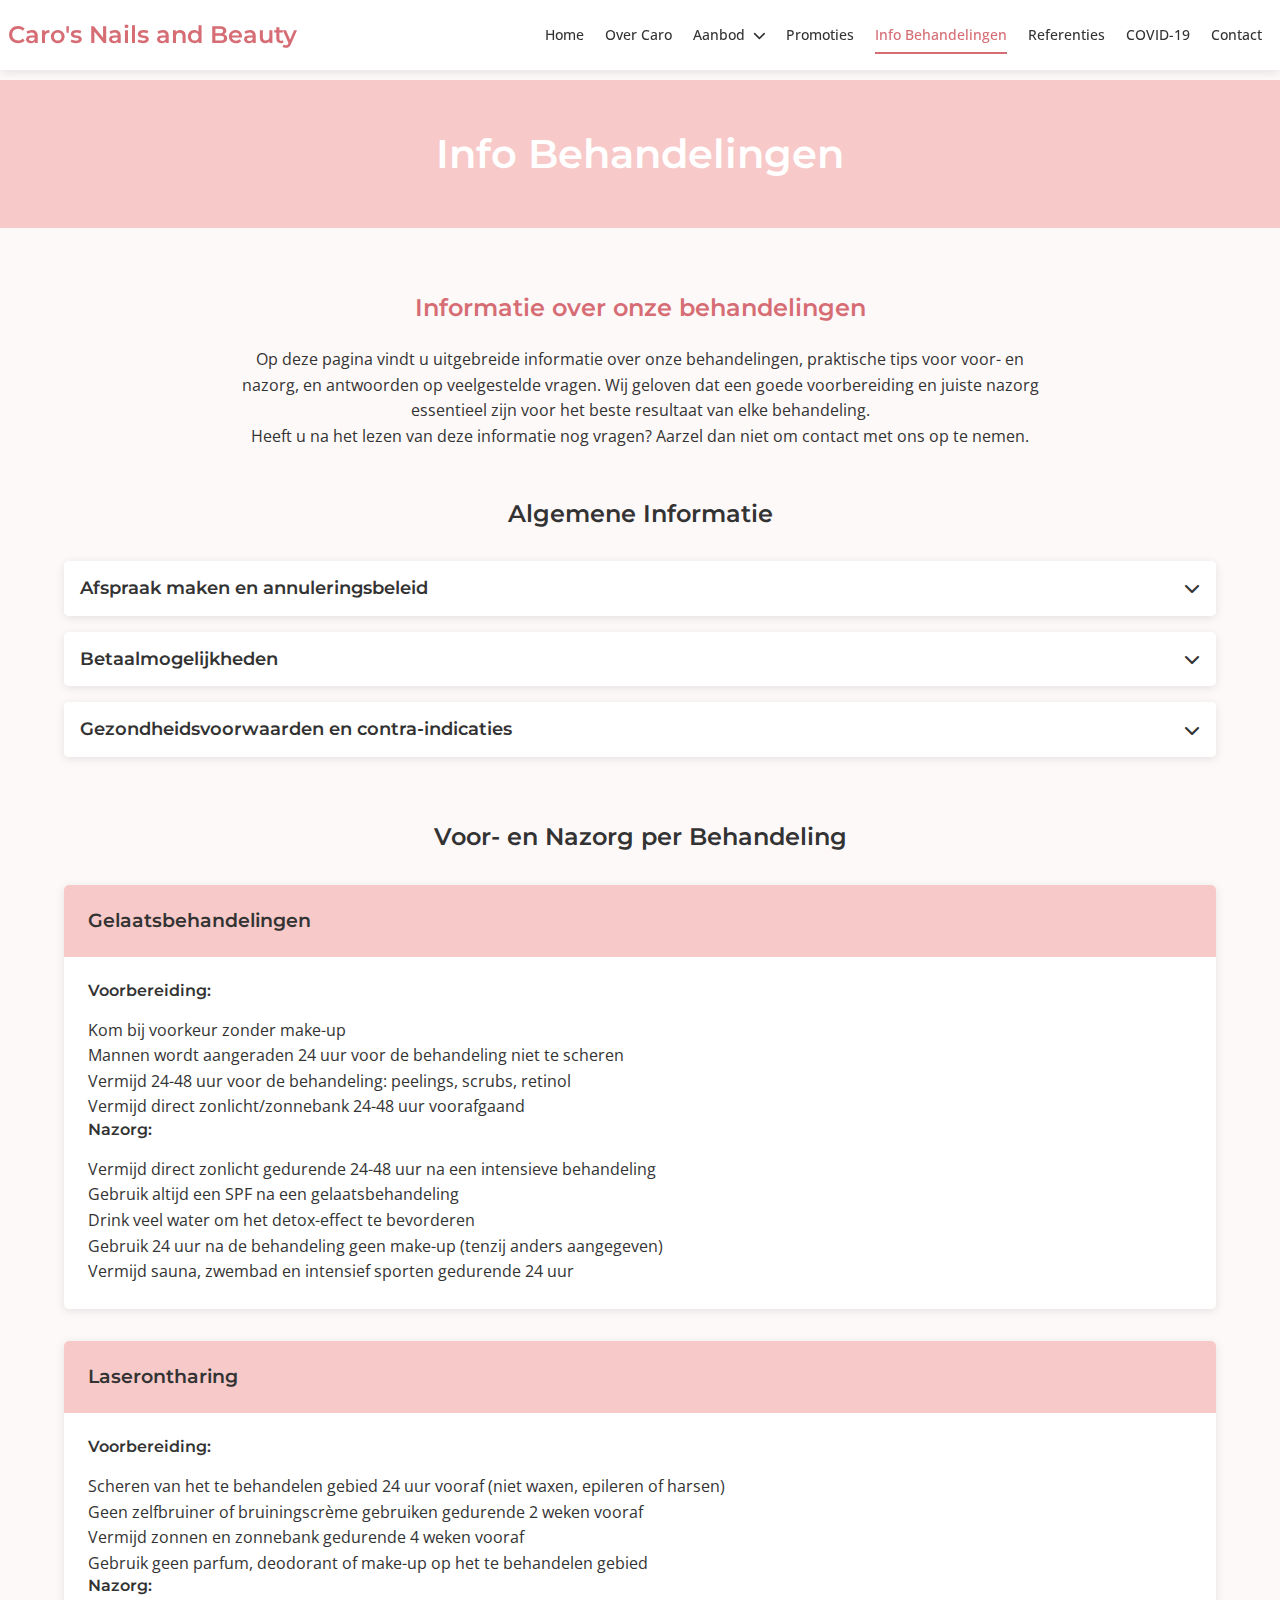
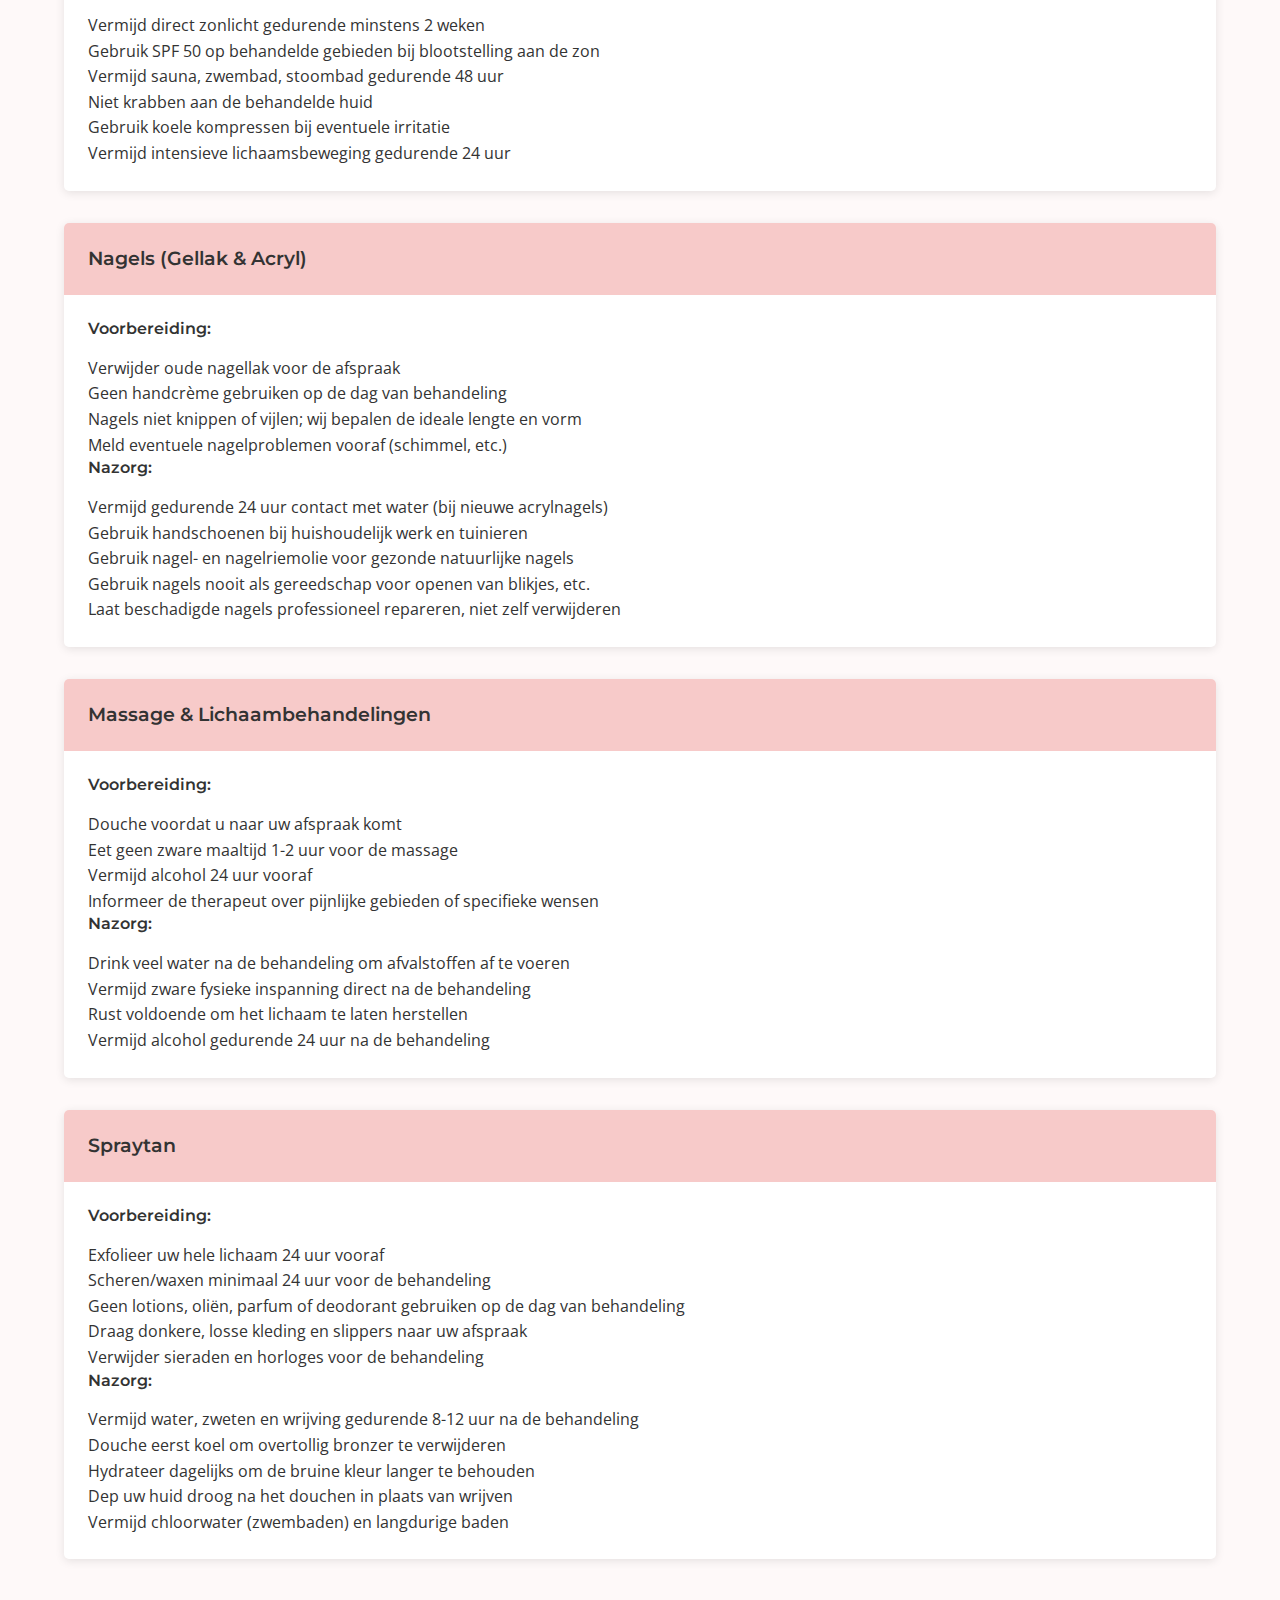
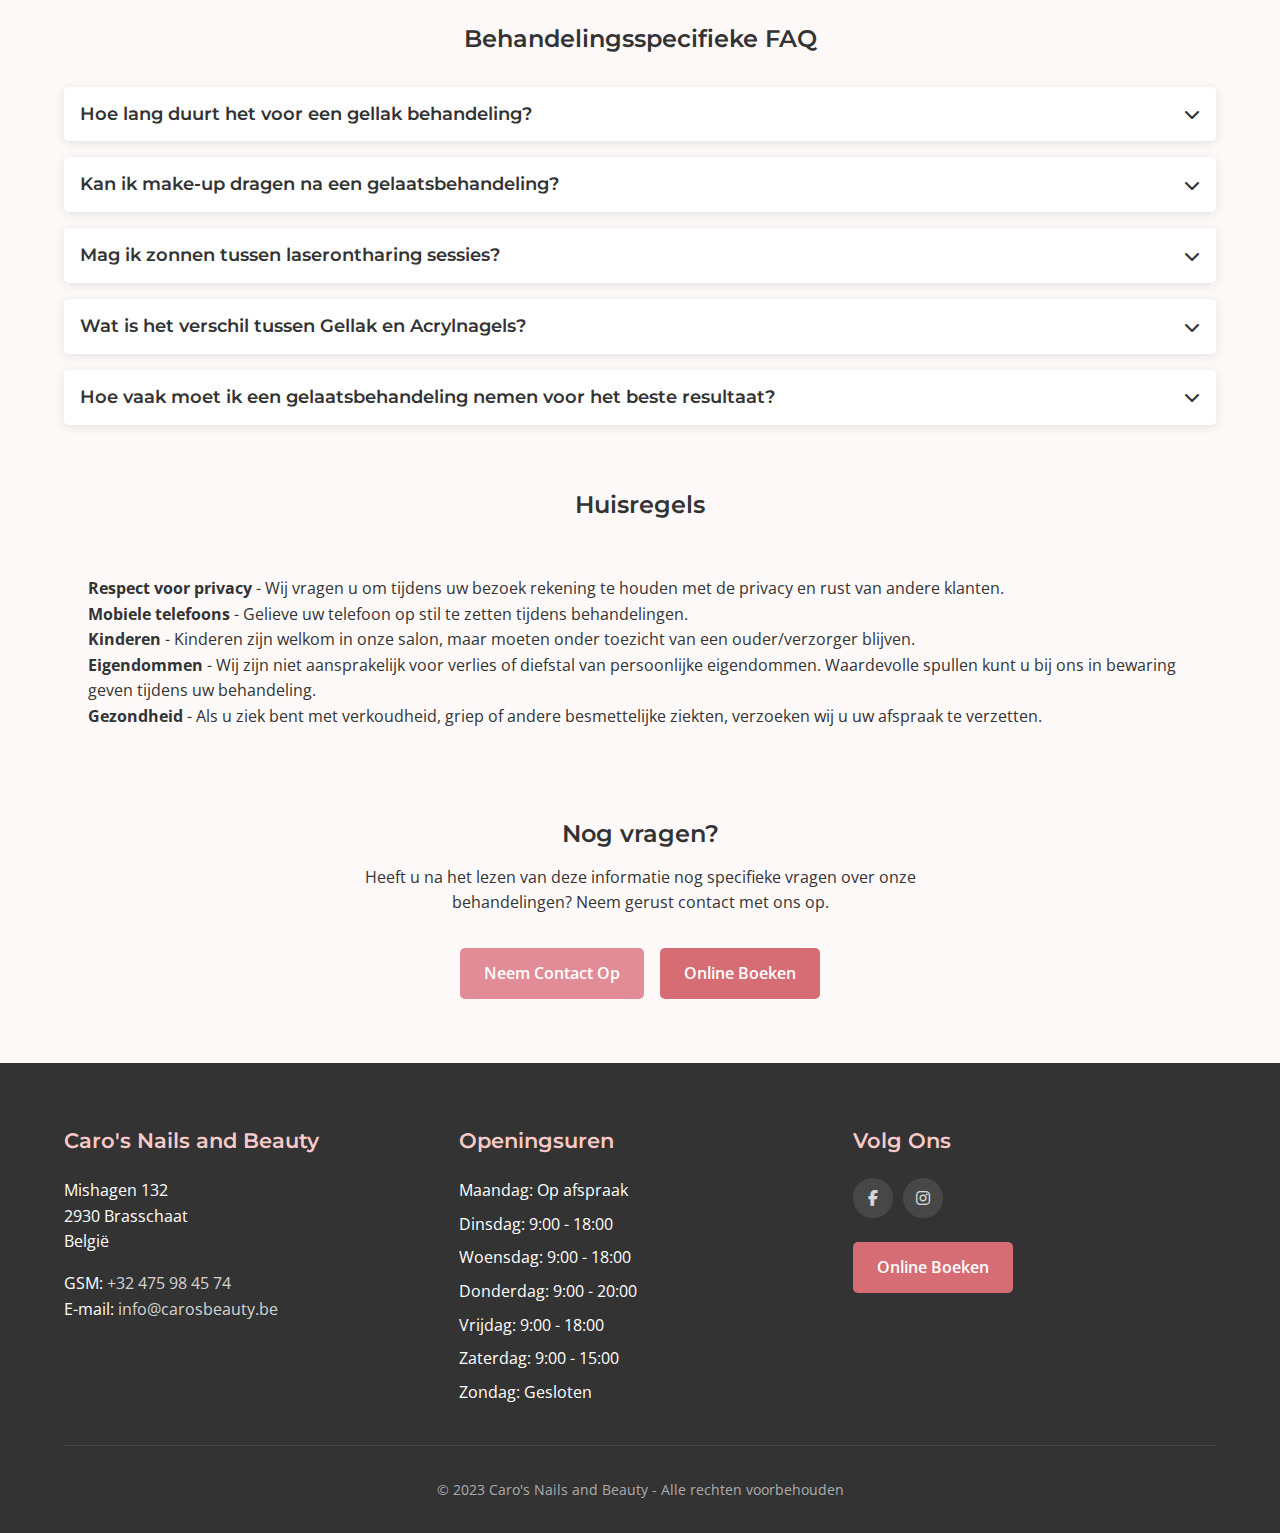
<file: pages/info-behandelingen.html>
<!DOCTYPE html>
<html lang="nl">
<head>
    <meta charset="UTF-8">
    <meta name="viewport" content="width=device-width, initial-scale=1.0">
    <title>Info Behandelingen | Caro's Nails and Beauty</title>
    <link rel="stylesheet" href="../css/styles.css">
    <link href="https://fonts.googleapis.com/css2?family=Montserrat:wght@300;400;500;600;700&family=Open+Sans:wght@300;400;500;600&display=swap" rel="stylesheet">
    <link rel="stylesheet" href="https://cdnjs.cloudflare.com/ajax/libs/font-awesome/6.4.0/css/all.min.css">
    <style>
        .accordion-item {
            margin-bottom: 1rem;
            border-radius: var(--border-radius);
            box-shadow: var(--shadow);
            overflow: hidden;
        }
        
        .accordion-header {
            display: flex;
            justify-content: space-between;
            align-items: center;
            padding: 1rem;
            background-color: #fff;
            cursor: pointer;
            transition: var(--transition);
        }
        
        .accordion-header:hover {
            background-color: var(--primary-color);
        }
        
        .accordion-header h3 {
            margin: 0;
            font-size: 1.1rem;
        }
        
        .accordion-content {
            padding: 0 1rem;
            max-height: 0;
            overflow: hidden;
            transition: max-height 0.3s ease-out, padding 0.3s ease;
            background-color: #fff;
        }
        
        .accordion-content.active {
            padding: 1rem;
            max-height: 1000px;
            transition: max-height 0.5s ease-in, padding 0.3s ease;
        }
        
        .accordion-header i {
            transition: transform 0.3s ease;
        }
        
        .accordion-header.active i {
            transform: rotate(180deg);
        }
    </style>
</head>
<body>
    <header>
        <div class="container">
            <div class="logo">
                <h1>Caro's Nails and Beauty</h1>
            </div>
            <nav>
                <div class="menu-toggle">
                    <i class="fas fa-bars"></i>
                </div>
                <ul class="menu">
                    <li><a href="../index.html">Home</a></li>
                    <li><a href="over-caro.html">Over Caro</a></li>
                    <li class="dropdown">
                        <a href="aanbod.html">Aanbod <i class="fas fa-chevron-down"></i></a>
                        <ul class="submenu">
                            <li><a href="gelaat-lichaam.html">Gelaat & Lichaam</a></li>
                            <li><a href="laserontharing.html">Definitieve Laserontharing</a></li>
                            <li><a href="nagels.html">Nagels</a></li>
                            <li><a href="make-up.html">Make Up</a></li>
                            <li><a href="bruidspaketten.html">Bruidspaketten</a></li>
                            <li><a href="adipologie.html">Body Contouring: Adipologie</a></li>
                            <li><a href="spraytan.html">Spraytan</a></li>
                        </ul>
                    </li>
                    <li><a href="promoties.html">Promoties</a></li>
                    <li><a href="info-behandelingen.html" class="active">Info Behandelingen</a></li>
                    <li><a href="referenties.html">Referenties</a></li>
                    <li><a href="covid-19.html">COVID-19</a></li>
                    <li><a href="contact.html">Contact</a></li>
                </ul>
            </nav>
        </div>
    </header>

    <main>
        <section class="page-header">
            <div class="container">
                <h1>Info Behandelingen</h1>
            </div>
        </section>

        <section class="service-detail">
            <div class="container">
                <div class="service-intro">
                    <h2>Informatie over onze behandelingen</h2>
                    <p>Op deze pagina vindt u uitgebreide informatie over onze behandelingen, praktische tips voor voor- en nazorg, en antwoorden op veelgestelde vragen. Wij geloven dat een goede voorbereiding en juiste nazorg essentieel zijn voor het beste resultaat van elke behandeling.</p>
                    <p>Heeft u na het lezen van deze informatie nog vragen? Aarzel dan niet om contact met ons op te nemen.</p>
                </div>

                <div class="service-faq">
                    <h2>Algemene Informatie</h2>
                    
                    <div class="accordion-item">
                        <div class="accordion-header">
                            <h3>Afspraak maken en annuleringsbeleid</h3>
                            <i class="fas fa-chevron-down"></i>
                        </div>
                        <div class="accordion-content">
                            <p>Afspraken kunt u eenvoudig online maken via ons boekingssysteem, telefonisch of via e-mail. Wij verzoeken u vriendelijk om uw afspraak minimaal 24 uur van tevoren te annuleren of te wijzigen indien nodig. Bij annuleringen binnen 24 uur kunnen wij genoodzaakt zijn de gereserveerde tijd in rekening te brengen.</p>
                            <p>Wij streven ernaar op tijd te beginnen met uw behandeling. Indien u te laat komt, kan dit de duur van uw behandeling verkorten, omdat wij ook rekening willen houden met onze volgende klanten.</p>
                        </div>
                    </div>
                    
                    <div class="accordion-item">
                        <div class="accordion-header">
                            <h3>Betaalmogelijkheden</h3>
                            <i class="fas fa-chevron-down"></i>
                        </div>
                        <div class="accordion-content">
                            <p>U kunt bij ons op verschillende manieren betalen:</p>
                            <ul>
                                <li>Contant</li>
                                <li>Bancontact/Maestro</li>
                                <li>Creditcard (Visa, Mastercard)</li>
                                <li>Overschrijving (alleen voor grotere pakketten en vooraf overeengekomen)</li>
                            </ul>
                            <p>Wij accepteren helaas geen cheques of buitenlandse valuta.</p>
                        </div>
                    </div>
                    
                    <div class="accordion-item">
                        <div class="accordion-header">
                            <h3>Gezondheidsvoorwaarden en contra-indicaties</h3>
                            <i class="fas fa-chevron-down"></i>
                        </div>
                        <div class="accordion-content">
                            <p>Voor sommige behandelingen gelden specifieke gezondheidsvoorwaarden. In de volgende gevallen kunnen bepaalde behandelingen (tijdelijk) niet uitgevoerd worden:</p>
                            <ul>
                                <li>Zwangerschap (vooral bij laserontharing, bepaalde gelaatsbehandelingen, adipologie)</li>
                                <li>Recent gebruik van antibiotica (bij laserontharing)</li>
                                <li>Huidaandoeningen in het te behandelen gebied</li>
                                <li>Bepaalde medicaties (bijv. Roaccutane bij gelaatsbehandelingen)</li>
                                <li>Recente zonnebrand of zongebruinde huid (bij laserontharing)</li>
                                <li>Diabetes of ernstige vaataandoeningen (bij bepaalde lichaamsbehandelingen)</li>
                            </ul>
                            <p>Wij vragen u om ons altijd te informeren over relevante medische aandoeningen, medicijngebruik of allergieën. Bij twijfel zullen wij u vragen om toestemming van uw arts.</p>
                        </div>
                    </div>
                </div>
                
                <div class="service-options">
                    <h2>Voor- en Nazorg per Behandeling</h2>
                    
                    <div class="service-option">
                        <div class="option-header">
                            <h3>Gelaatsbehandelingen</h3>
                        </div>
                        <div class="option-content">
                            <h4>Voorbereiding:</h4>
                            <ul>
                                <li>Kom bij voorkeur zonder make-up</li>
                                <li>Mannen wordt aangeraden 24 uur voor de behandeling niet te scheren</li>
                                <li>Vermijd 24-48 uur voor de behandeling: peelings, scrubs, retinol</li>
                                <li>Vermijd direct zonlicht/zonnebank 24-48 uur voorafgaand</li>
                            </ul>
                            
                            <h4>Nazorg:</h4>
                            <ul>
                                <li>Vermijd direct zonlicht gedurende 24-48 uur na een intensieve behandeling</li>
                                <li>Gebruik altijd een SPF na een gelaatsbehandeling</li>
                                <li>Drink veel water om het detox-effect te bevorderen</li>
                                <li>Gebruik 24 uur na de behandeling geen make-up (tenzij anders aangegeven)</li>
                                <li>Vermijd sauna, zwembad en intensief sporten gedurende 24 uur</li>
                            </ul>
                        </div>
                    </div>
                    
                    <div class="service-option">
                        <div class="option-header">
                            <h3>Laserontharing</h3>
                        </div>
                        <div class="option-content">
                            <h4>Voorbereiding:</h4>
                            <ul>
                                <li>Scheren van het te behandelen gebied 24 uur vooraf (niet waxen, epileren of harsen)</li>
                                <li>Geen zelfbruiner of bruiningscrème gebruiken gedurende 2 weken vooraf</li>
                                <li>Vermijd zonnen en zonnebank gedurende 4 weken vooraf</li>
                                <li>Gebruik geen parfum, deodorant of make-up op het te behandelen gebied</li>
                            </ul>
                            
                            <h4>Nazorg:</h4>
                            <ul>
                                <li>Vermijd direct zonlicht gedurende minstens 2 weken</li>
                                <li>Gebruik SPF 50 op behandelde gebieden bij blootstelling aan de zon</li>
                                <li>Vermijd sauna, zwembad, stoombad gedurende 48 uur</li>
                                <li>Niet krabben aan de behandelde huid</li>
                                <li>Gebruik koele kompressen bij eventuele irritatie</li>
                                <li>Vermijd intensieve lichaamsbeweging gedurende 24 uur</li>
                            </ul>
                        </div>
                    </div>
                    
                    <div class="service-option">
                        <div class="option-header">
                            <h3>Nagels (Gellak & Acryl)</h3>
                        </div>
                        <div class="option-content">
                            <h4>Voorbereiding:</h4>
                            <ul>
                                <li>Verwijder oude nagellak voor de afspraak</li>
                                <li>Geen handcrème gebruiken op de dag van behandeling</li>
                                <li>Nagels niet knippen of vijlen; wij bepalen de ideale lengte en vorm</li>
                                <li>Meld eventuele nagelproblemen vooraf (schimmel, etc.)</li>
                            </ul>
                            
                            <h4>Nazorg:</h4>
                            <ul>
                                <li>Vermijd gedurende 24 uur contact met water (bij nieuwe acrylnagels)</li>
                                <li>Gebruik handschoenen bij huishoudelijk werk en tuinieren</li>
                                <li>Gebruik nagel- en nagelriemolie voor gezonde natuurlijke nagels</li>
                                <li>Gebruik nagels nooit als gereedschap voor openen van blikjes, etc.</li>
                                <li>Laat beschadigde nagels professioneel repareren, niet zelf verwijderen</li>
                            </ul>
                        </div>
                    </div>
                    
                    <div class="service-option">
                        <div class="option-header">
                            <h3>Massage & Lichaambehandelingen</h3>
                        </div>
                        <div class="option-content">
                            <h4>Voorbereiding:</h4>
                            <ul>
                                <li>Douche voordat u naar uw afspraak komt</li>
                                <li>Eet geen zware maaltijd 1-2 uur voor de massage</li>
                                <li>Vermijd alcohol 24 uur vooraf</li>
                                <li>Informeer de therapeut over pijnlijke gebieden of specifieke wensen</li>
                            </ul>
                            
                            <h4>Nazorg:</h4>
                            <ul>
                                <li>Drink veel water na de behandeling om afvalstoffen af te voeren</li>
                                <li>Vermijd zware fysieke inspanning direct na de behandeling</li>
                                <li>Rust voldoende om het lichaam te laten herstellen</li>
                                <li>Vermijd alcohol gedurende 24 uur na de behandeling</li>
                            </ul>
                        </div>
                    </div>
                    
                    <div class="service-option">
                        <div class="option-header">
                            <h3>Spraytan</h3>
                        </div>
                        <div class="option-content">
                            <h4>Voorbereiding:</h4>
                            <ul>
                                <li>Exfolieer uw hele lichaam 24 uur vooraf</li>
                                <li>Scheren/waxen minimaal 24 uur voor de behandeling</li>
                                <li>Geen lotions, oliën, parfum of deodorant gebruiken op de dag van behandeling</li>
                                <li>Draag donkere, losse kleding en slippers naar uw afspraak</li>
                                <li>Verwijder sieraden en horloges voor de behandeling</li>
                            </ul>
                            
                            <h4>Nazorg:</h4>
                            <ul>
                                <li>Vermijd water, zweten en wrijving gedurende 8-12 uur na de behandeling</li>
                                <li>Douche eerst koel om overtollig bronzer te verwijderen</li>
                                <li>Hydrateer dagelijks om de bruine kleur langer te behouden</li>
                                <li>Dep uw huid droog na het douchen in plaats van wrijven</li>
                                <li>Vermijd chloorwater (zwembaden) en langdurige baden</li>
                            </ul>
                        </div>
                    </div>
                </div>
                
                <div class="service-faq">
                    <h2>Behandelingsspecifieke FAQ</h2>
                    
                    <div class="accordion-item">
                        <div class="accordion-header">
                            <h3>Hoe lang duurt het voor een gellak behandeling?</h3>
                            <i class="fas fa-chevron-down"></i>
                        </div>
                        <div class="accordion-content">
                            <p>Een gellak behandeling duurt ongeveer 45-60 minuten, afhankelijk van de staat van uw nagels en eventuele nail art. Het grote voordeel van gellak is dat het direct volledig droog is na uitharding onder de UV/LED lamp, zodat u meteen naar huis kunt zonder zorgen over beschadigingen.</p>
                        </div>
                    </div>
                    
                    <div class="accordion-item">
                        <div class="accordion-header">
                            <h3>Kan ik make-up dragen na een gelaatsbehandeling?</h3>
                            <i class="fas fa-chevron-down"></i>
                        </div>
                        <div class="accordion-content">
                            <p>Na de meeste basis gelaatsbehandelingen kunt u na enkele uren weer make-up dragen. Bij intensievere behandelingen zoals peelings of microdermabrasie adviseren wij om 24 uur geen make-up te dragen om de huid volledig te laten herstellen. Uw huidspecialist zal u specifiek advies geven na uw behandeling.</p>
                        </div>
                    </div>
                    
                    <div class="accordion-item">
                        <div class="accordion-header">
                            <h3>Mag ik zonnen tussen laserontharing sessies?</h3>
                            <i class="fas fa-chevron-down"></i>
                        </div>
                        <div class="accordion-content">
                            <p>Zonnen tussen laserontharing sessies wordt sterk afgeraden. Voor de meest effectieve en veilige behandeling moet de huid zijn natuurlijke kleur hebben. UV-blootstelling verhoogt het risico op bijwerkingen zoals hyperpigmentatie of huidverbranding tijdens de laserbehandeling. We adviseren om minstens 2 weken voor en 2 weken na elke sessie directe zon te vermijden en altijd SPF 50 te gebruiken op behandelde gebieden bij buitenactiviteiten.</p>
                        </div>
                    </div>
                    
                    <div class="accordion-item">
                        <div class="accordion-header">
                            <h3>Wat is het verschil tussen Gellak en Acrylnagels?</h3>
                            <i class="fas fa-chevron-down"></i>
                        </div>
                        <div class="accordion-content">
                            <p>Gellak is een kleurgelcoating die op de natuurlijke nagel wordt aangebracht en onder een UV/LED-lamp wordt uitgehard. Het geeft een duurzame, glanzende afwerking die 2-3 weken houdt zonder te chippen. Acrylnagels zijn kunstnagels gemaakt van een combinatie van een vloeibare monomeer en een poederpolymeer die samen uitharden tot een sterke kunstnagel die over uw natuurlijke nagel wordt geplaatst. Acrylnagels zijn steviger, kunnen worden verlengd en houden 3-4 weken voordat een bijwerking nodig is. Ze zijn ideaal voor mensen die lange, sterke nagels willen die tegen een stootje kunnen.</p>
                        </div>
                    </div>
                    
                    <div class="accordion-item">
                        <div class="accordion-header">
                            <h3>Hoe vaak moet ik een gelaatsbehandeling nemen voor het beste resultaat?</h3>
                            <i class="fas fa-chevron-down"></i>
                        </div>
                        <div class="accordion-content">
                            <p>Voor optimale resultaten adviseren wij een reguliere gelaatsbehandeling elke 4-6 weken, omdat dit de gemiddelde celvernieuwingscyclus van de huid is. Afhankelijk van uw huidconditie en -type kan dit variëren. Bij specifieke huidproblemen zoals acne of pigmentatie kunnen frequentere behandelingen nodig zijn, vaak in combinatie met een thuisverzorgingsroutine die wij voor u samenstellen. Tijdens uw eerste consult maken wij een persoonlijk behandelplan dat past bij uw huidbehoeften en -doelen.</p>
                        </div>
                    </div>
                </div>
                
                <div class="service-options">
                    <h2>Huisregels</h2>
                    <div class="option-content">
                        <ul>
                            <li><strong>Respect voor privacy</strong> - Wij vragen u om tijdens uw bezoek rekening te houden met de privacy en rust van andere klanten.</li>
                            <li><strong>Mobiele telefoons</strong> - Gelieve uw telefoon op stil te zetten tijdens behandelingen.</li>
                            <li><strong>Kinderen</strong> - Kinderen zijn welkom in onze salon, maar moeten onder toezicht van een ouder/verzorger blijven.</li>
                            <li><strong>Eigendommen</strong> - Wij zijn niet aansprakelijk voor verlies of diefstal van persoonlijke eigendommen. Waardevolle spullen kunt u bij ons in bewaring geven tijdens uw behandeling.</li>
                            <li><strong>Gezondheid</strong> - Als u ziek bent met verkoudheid, griep of andere besmettelijke ziekten, verzoeken wij u uw afspraak te verzetten.</li>
                        </ul>
                    </div>
                </div>
                
                <div class="service-cta">
                    <h2>Nog vragen?</h2>
                    <p>Heeft u na het lezen van deze informatie nog specifieke vragen over onze behandelingen? Neem gerust contact met ons op.</p>
                    <div class="cta-buttons">
                        <a href="contact.html" class="btn">Neem Contact Op</a>
                        <a href="https://booking.optios.net/13127/activities" class="btn booking-btn">Online Boeken</a>
                    </div>
                </div>
            </div>
        </section>
    </main>

    <footer>
        <div class="container">
            <div class="footer-grid">
                <div class="footer-info">
                    <h3>Caro's Nails and Beauty</h3>
                    <address>
                        Mishagen 132<br>
                        2930 Brasschaat<br>
                        België
                    </address>
                    <p>GSM: <a href="tel:+32475984574">+32 475 98 45 74</a></p>
                    <p>E-mail: <a href="mailto:info@carosbeauty.be">info@carosbeauty.be</a></p>
                </div>
                <div class="footer-hours">
                    <h3>Openingsuren</h3>
                    <ul>
                        <li>Maandag: Op afspraak</li>
                        <li>Dinsdag: 9:00 - 18:00</li>
                        <li>Woensdag: 9:00 - 18:00</li>
                        <li>Donderdag: 9:00 - 20:00</li>
                        <li>Vrijdag: 9:00 - 18:00</li>
                        <li>Zaterdag: 9:00 - 15:00</li>
                        <li>Zondag: Gesloten</li>
                    </ul>
                </div>
                <div class="footer-social">
                    <h3>Volg Ons</h3>
                    <div class="social-icons">
                        <a href="#"><i class="fab fa-facebook-f"></i></a>
                        <a href="#"><i class="fab fa-instagram"></i></a>
                    </div>
                    <a href="https://booking.optios.net/13127/activities" class="btn booking-btn">Online Boeken</a>
                </div>
            </div>
            <div class="copyright">
                <p>&copy; 2023 Caro's Nails and Beauty - Alle rechten voorbehouden</p>
            </div>
        </div>
    </footer>

    <script src="../js/scripts.js"></script>
    <script>
        document.addEventListener('DOMContentLoaded', function() {
            // Get all accordion headers
            const accordionHeaders = document.querySelectorAll('.accordion-header');
            
            // Add click event to each header
            accordionHeaders.forEach(header => {
                header.addEventListener('click', function() {
                    // Toggle active class on the header
                    this.classList.toggle('active');
                    
                    // Get the content panel
                    const content = this.nextElementSibling;
                    
                    // Toggle active class on the content
                    content.classList.toggle('active');
                });
            });
        });
    </script>
</body>
</html>
</file>
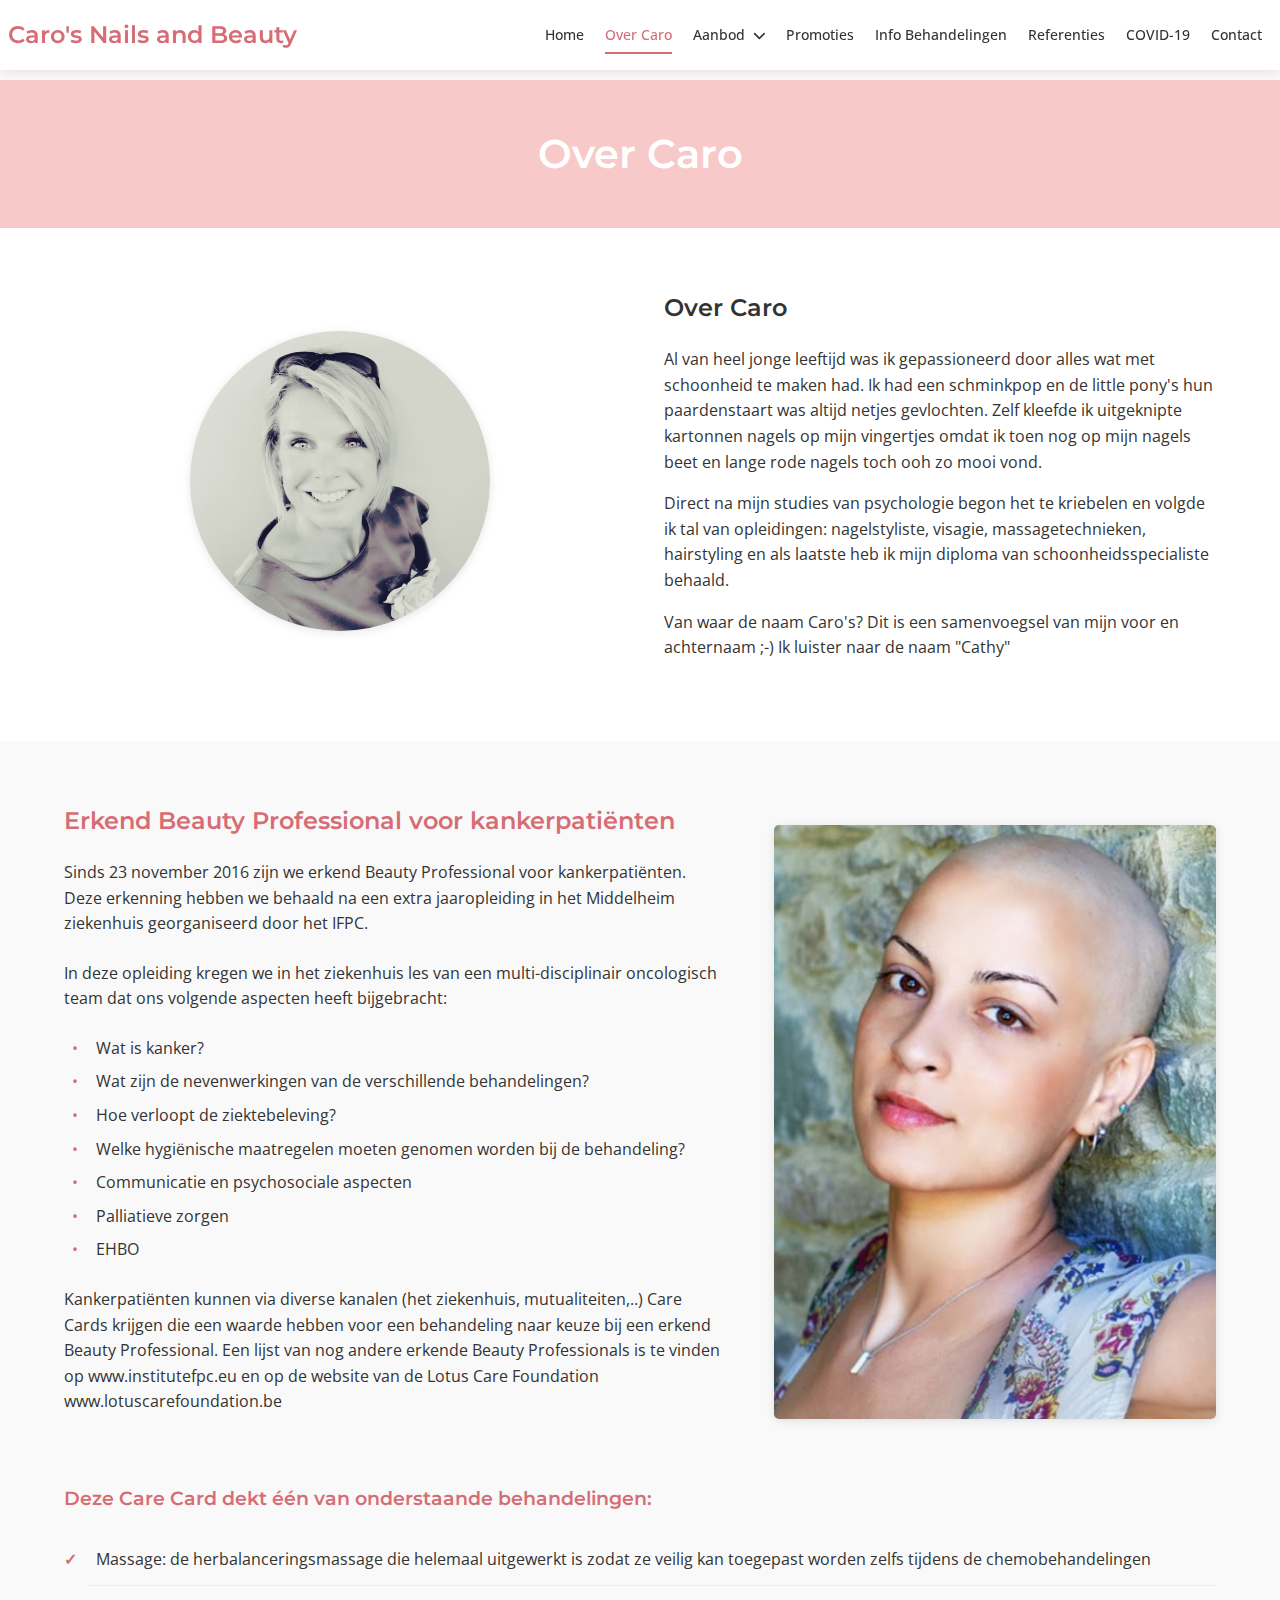
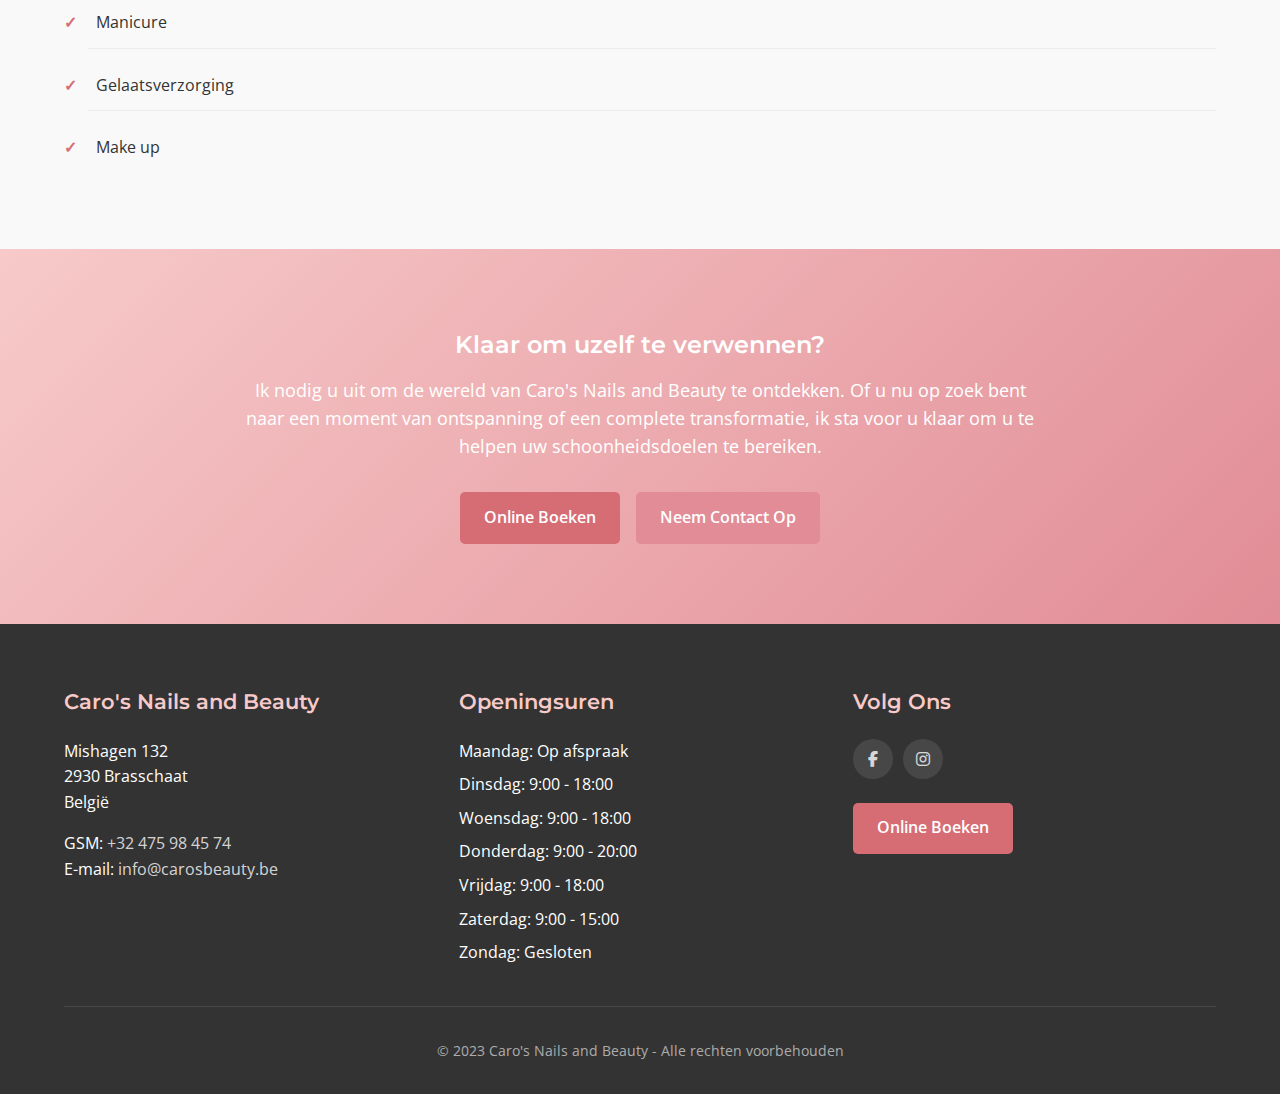
<file: pages/over-caro.html>
<!DOCTYPE html>
<html lang="nl">
<head>
    <meta charset="UTF-8">
    <meta name="viewport" content="width=device-width, initial-scale=1.0">
    <title>Over Caro | Caro's Nails and Beauty</title>
    <link rel="stylesheet" href="../css/styles.css">
    <link href="https://fonts.googleapis.com/css2?family=Montserrat:wght@300;400;500;600;700&family=Open+Sans:wght@300;400;500;600&display=swap" rel="stylesheet">
    <link rel="stylesheet" href="https://cdnjs.cloudflare.com/ajax/libs/font-awesome/6.4.0/css/all.min.css">
</head>
<body>
    <header>
        <div class="container">
            <div class="logo">
                <h1>Caro's Nails and Beauty</h1>
            </div>
            <nav>
                <div class="menu-toggle">
                    <i class="fas fa-bars"></i>
                </div>
                <ul class="menu">
                    <li><a href="../index.html">Home</a></li>
                    <li><a href="over-caro.html" class="active">Over Caro</a></li>
                    <li class="dropdown">
                        <a href="aanbod.html">Aanbod <i class="fas fa-chevron-down"></i></a>
                        <ul class="submenu">
                            <li><a href="gelaat-lichaam.html">Gelaat & Lichaam</a></li>
                            <li><a href="laserontharing.html">Definitieve Laserontharing</a></li>
                            <li><a href="nagels.html">Nagels</a></li>
                            <li><a href="make-up.html">Make Up</a></li>
                            <li><a href="bruidspaketten.html">Bruidspaketten</a></li>
                            <li><a href="adipologie.html">Body Contouring: Adipologie</a></li>
                            <li><a href="spraytan.html">Spraytan</a></li>
                        </ul>
                    </li>
                    <li><a href="promoties.html">Promoties</a></li>
                    <li><a href="info-behandelingen.html">Info Behandelingen</a></li>
                    <li><a href="referenties.html">Referenties</a></li>
                    <li><a href="covid-19.html">COVID-19</a></li>
                    <li><a href="contact.html">Contact</a></li>
                </ul>
            </nav>
        </div>
    </header>

    <main>
        <section class="page-header">
            <div class="container">
                <h1>Over Caro</h1>
            </div>
        </section>

        <section class="about-section">
            <div class="container">
                <div class="about-grid">
                    <div class="about-image">
                        <img src="../images/Caro.jpg" alt="Caro van Caro's Nails and Beauty" class="caro-img">
                    </div>
                    <div class="about-content">
                        <h2>Over Caro</h2>
                        <p>Al van heel jonge leeftijd was ik gepassioneerd door alles wat met schoonheid te maken had. Ik had een schminkpop en de little pony's hun paardenstaart was altijd netjes gevlochten. Zelf kleefde ik uitgeknipte kartonnen nagels op mijn vingertjes omdat ik toen nog op mijn nagels beet en lange rode nagels toch ooh zo mooi vond.</p>
                        <p>Direct na mijn studies van psychologie begon het te kriebelen en volgde ik tal van opleidingen: nagelstyliste, visagie, massagetechnieken, hairstyling en als laatste heb ik mijn diploma van schoonheidsspecialiste behaald.</p>
                        <p>Van waar de naam Caro's? Dit is een samenvoegsel van mijn voor en achternaam ;-) Ik luister naar de naam "Cathy"</p>
                    </div>
                </div>
            </div>
        </section>

        <section class="cancer-care-section">
            <div class="container">
                <div class="cancer-care-grid">
                    <div class="cancer-care-content">
                        <h2>Erkend Beauty Professional voor kankerpatiënten</h2>
                        <p>Sinds 23 november 2016 zijn we erkend Beauty Professional voor kankerpatiënten. Deze erkenning hebben we behaald na een extra jaaropleiding in het Middelheim ziekenhuis georganiseerd door het IFPC.</p>
                        <p>In deze opleiding kregen we in het ziekenhuis les van een multi-disciplinair oncologisch team dat ons volgende aspecten heeft bijgebracht:</p>
                        <ul class="cancer-care-list">
                            <li>Wat is kanker?</li>
                            <li>Wat zijn de nevenwerkingen van de verschillende behandelingen?</li>
                            <li>Hoe verloopt de ziektebeleving?</li>
                            <li>Welke hygiënische maatregelen moeten genomen worden bij de behandeling?</li>
                            <li>Communicatie en psychosociale aspecten</li>
                            <li>Palliatieve zorgen</li>
                            <li>EHBO</li>
                        </ul>
                        <p>Kankerpatiënten kunnen via diverse kanalen (het ziekenhuis, mutualiteiten,..) Care Cards krijgen die een waarde hebben voor een behandeling naar keuze bij een erkend Beauty Professional. Een lijst van nog andere erkende Beauty Professionals is te vinden op <a href="http://www.institutefpc.eu" target="_blank">www.institutefpc.eu</a> en op de website van de Lotus Care Foundation <a href="http://www.lotuscarefoundation.be" target="_blank">www.lotuscarefoundation.be</a></p>
                    </div>
                    <div class="cancer-care-image">
                        <img src="../images/Kanker.jpg" alt="Beauty Professional voor kankerpatiënten" class="full-img">
                    </div>
                </div>
                
                <div class="cancer-care-treatments">
                    <h3>Deze Care Card dekt één van onderstaande behandelingen:</h3>
                    <ul class="treatment-list">
                        <li>Massage: de herbalanceringsmassage die helemaal uitgewerkt is zodat ze veilig kan toegepast worden zelfs tijdens de chemobehandelingen</li>
                        <li>Manicure</li>
                        <li>Gelaatsverzorging</li>
                        <li>Make up</li>
                    </ul>
                </div>
            </div>
        </section>

        <section class="cta-section">
            <div class="container">
                <div class="cta-content">
                    <h2>Klaar om uzelf te verwennen?</h2>
                    <p>Ik nodig u uit om de wereld van Caro's Nails and Beauty te ontdekken. Of u nu op zoek bent naar een moment van ontspanning of een complete transformatie, ik sta voor u klaar om u te helpen uw schoonheidsdoelen te bereiken.</p>
                    <div class="cta-buttons">
                        <a href="https://booking.optios.net/13127/activities" class="btn booking-btn">Online Boeken</a>
                        <a href="contact.html" class="btn">Neem Contact Op</a>
                    </div>
                </div>
            </div>
        </section>
    </main>

    <footer>
        <div class="container">
            <div class="footer-grid">
                <div class="footer-info">
                    <h3>Caro's Nails and Beauty</h3>
                    <address>
                        Mishagen 132<br>
                        2930 Brasschaat<br>
                        België
                    </address>
                    <p>GSM: <a href="tel:+32475984574">+32 475 98 45 74</a></p>
                    <p>E-mail: <a href="mailto:info@carosbeauty.be">info@carosbeauty.be</a></p>
                </div>
                <div class="footer-hours">
                    <h3>Openingsuren</h3>
                    <ul>
                        <li>Maandag: Op afspraak</li>
                        <li>Dinsdag: 9:00 - 18:00</li>
                        <li>Woensdag: 9:00 - 18:00</li>
                        <li>Donderdag: 9:00 - 20:00</li>
                        <li>Vrijdag: 9:00 - 18:00</li>
                        <li>Zaterdag: 9:00 - 15:00</li>
                        <li>Zondag: Gesloten</li>
                    </ul>
                </div>
                <div class="footer-social">
                    <h3>Volg Ons</h3>
                    <div class="social-icons">
                        <a href="#"><i class="fab fa-facebook-f"></i></a>
                        <a href="#"><i class="fab fa-instagram"></i></a>
                    </div>
                    <a href="https://booking.optios.net/13127/activities" class="btn booking-btn">Online Boeken</a>
                </div>
            </div>
            <div class="copyright">
                <p>&copy; 2023 Caro's Nails and Beauty - Alle rechten voorbehouden</p>
            </div>
        </div>
    </footer>

    <script src="../js/scripts.js"></script>
</body>
</html>
</file>
<file: css/styles.css>
/* Basic Reset */
* {
    margin: 0;
    padding: 0;
    box-sizing: border-box;
}

/* Variables */
:root {
    --primary-color: #f7cac9;
    --secondary-color: #e18c96;
    --accent-color: #d66d75;
    --light-color: #fef9f9;
    --dark-color: #333333;
    --gray-color: #f9f9f9;
    --shadow: 0 2px 10px rgba(0, 0, 0, 0.1);
    --border-radius: 5px;
    --transition: all 0.3s ease;
}

/* Typography */
body {
    font-family: 'Open Sans', sans-serif;
    line-height: 1.6;
    color: var(--dark-color);
    background-color: var(--light-color);
}

h1, h2, h3, h4, h5, h6 {
    font-family: 'Montserrat', sans-serif;
    margin-bottom: 1rem;
    line-height: 1.3;
    font-weight: 600;
}

a {
    text-decoration: none;
    color: inherit;
    transition: var(--transition);
}

ul {
    list-style: none;
}

/* Container */
.container {
    width: 100%;
    max-width: 1200px;
    margin: 0 auto;
    padding: 0 1.5rem;
}

/* Buttons */
.btn {
    display: inline-block;
    padding: 0.8rem 1.5rem;
    background-color: var(--secondary-color);
    color: #fff;
    border: none;
    border-radius: var(--border-radius);
    font-weight: 600;
    cursor: pointer;
    transition: var(--transition);
    text-align: center;
}

.btn:hover {
    background-color: var(--accent-color);
    transform: translateY(-2px);
}

.booking-btn {
    background-color: var(--accent-color);
}

.booking-btn:hover {
    background-color: var(--secondary-color);
}

/* Header */
header {
    background-color: #fff;
    box-shadow: var(--shadow);
    position: fixed;
    top: 0;
    left: 0;
    width: 100%;
    z-index: 1000;
}

header .container {
    display: flex;
    justify-content: space-between;
    align-items: center;
    padding: 1rem 0.5rem;
    max-width: 1280px;
}

.logo h1 {
    font-size: 1.5rem;
    margin: 0;
    color: var(--accent-color);
    white-space: nowrap;
}

/* Main Navigation */
nav {
    display: flex;
    align-items: center;
    width: auto;
    max-width: 75%;
}

.menu {
    display: flex;
    margin: 0;
    justify-content: flex-end;
    flex-wrap: nowrap;
}

.menu li {
    position: relative;
    margin: 0 0.15rem;
}

.menu a {
    padding: 0.5rem 0.5rem;
    display: block;
    font-weight: 500;
    color: var(--dark-color);
    font-size: 0.85rem;
    white-space: nowrap;
}

.menu a:hover, .menu a.active {
    color: var(--accent-color);
}

.menu a.active {
    position: relative;
}

.menu a.active:after {
    content: '';
    position: absolute;
    bottom: 0;
    left: 0.5rem;
    right: 0.5rem;
    height: 2px;
    background-color: var(--accent-color);
}

/* Dropdown Menu */
.dropdown {
    position: relative;
}

.dropdown i {
    margin-left: 0.25rem;
    font-size: 0.8rem;
}

.submenu {
    position: absolute;
    top: 100%;
    left: 0;
    background-color: #fff;
    min-width: 220px;
    box-shadow: var(--shadow);
    border-radius: var(--border-radius);
    opacity: 0;
    visibility: hidden;
    transform: translateY(10px);
    transition: all 0.3s ease;
    z-index: 10;
}

.dropdown:hover .submenu {
    opacity: 1;
    visibility: visible;
    transform: translateY(0);
}

.submenu a {
    padding: 0.75rem 1rem;
    border-bottom: 1px solid rgba(0, 0, 0, 0.05);
    font-size: 0.9rem;
}

.submenu li:last-child a {
    border-bottom: none;
}

/* Mobile Menu Toggle */
.menu-toggle {
    display: none;
    cursor: pointer;
    font-size: 1.5rem;
    color: var(--dark-color);
}

/* Main Content */
main {
    padding-top: 80px; /* Header height */
}

/* Hero Section */
.hero {
    background-color: var(--primary-color);
    background-image: linear-gradient(135deg, var(--primary-color) 0%, var(--secondary-color) 100%);
    color: #fff;
    text-align: center;
    padding: 5rem 0;
    position: relative;
    overflow: hidden;
}

.hero::before {
    content: '';
    position: absolute;
    top: 0;
    left: 0;
    right: 0;
    bottom: 0;
    background-image: url('https://images.unsplash.com/photo-1535435630451-2f4e0dbe7051?q=80&w=600&auto=format&fit=crop');
    opacity: 0.1;
    z-index: 0;
}

.hero .container {
    position: relative;
    z-index: 1;
}

.hero h2 {
    font-size: 2.5rem;
    margin-bottom: 1rem;
}

.hero p {
    font-size: 1.2rem;
    margin-bottom: 2rem;
    max-width: 600px;
    margin-left: auto;
    margin-right: auto;
}

/* Services Section */
.services {
    padding: 5rem 0;
}

.services h2 {
    text-align: center;
    margin-bottom: 3rem;
    font-size: 2rem;
}

.services-grid {
    display: grid;
    grid-template-columns: repeat(auto-fit, minmax(250px, 1fr));
    gap: 2rem;
}

.service-card {
    background-color: #fff;
    padding: 2rem;
    border-radius: var(--border-radius);
    box-shadow: var(--shadow);
    text-align: center;
    transition: var(--transition);
}

.service-card:hover {
    transform: translateY(-5px);
    box-shadow: 0 5px 15px rgba(0, 0, 0, 0.1);
}

.service-card i {
    font-size: 2.5rem;
    color: var(--accent-color);
    margin-bottom: 1rem;
}

.service-card h3 {
    font-size: 1.3rem;
    margin-bottom: 0.5rem;
}

/* Promotion Section */
.promotion {
    background-color: var(--primary-color);
    background-image: linear-gradient(135deg, var(--primary-color) 0%, var(--secondary-color) 100%);
    color: #fff;
    padding: 4rem 0;
    text-align: center;
}

.promo-content {
    max-width: 800px;
    margin: 0 auto;
}

.promotion h2 {
    font-size: 2rem;
    margin-bottom: 1rem;
}

.promotion p {
    font-size: 1.2rem;
    margin-bottom: 2rem;
}

/* Testimonials Section */
.testimonials {
    padding: 5rem 0;
    background-color: var(--gray-color);
    text-align: center;
}

.testimonials h2 {
    margin-bottom: 3rem;
    font-size: 2rem;
}

.testimonial-slider {
    max-width: 800px;
    margin: 0 auto;
    position: relative;
}

.testimonial {
    padding: 1.5rem;
    background-color: #fff;
    border-radius: var(--border-radius);
    box-shadow: var(--shadow);
    margin-bottom: 2rem;
}

.testimonial p {
    font-style: italic;
    font-size: 1.1rem;
    margin-bottom: 1rem;
}

.client {
    font-weight: 600;
    color: var(--accent-color);
}

.dots {
    display: flex;
    justify-content: center;
    margin-top: 1rem;
}

.dot {
    width: 10px;
    height: 10px;
    border-radius: 50%;
    background-color: rgba(0, 0, 0, 0.2);
    margin: 0 5px;
    cursor: pointer;
    transition: var(--transition);
}

.dot.active {
    background-color: var(--accent-color);
}

/* Footer */
footer {
    background-color: var(--dark-color);
    color: #fff;
    padding: 4rem 0 2rem;
}

.footer-grid {
    display: grid;
    grid-template-columns: repeat(auto-fit, minmax(250px, 1fr));
    gap: 2rem;
    margin-bottom: 2rem;
}

footer h3 {
    font-size: 1.3rem;
    margin-bottom: 1.5rem;
    color: var(--primary-color);
}

footer a {
    color: rgba(255, 255, 255, 0.8);
}

footer a:hover {
    color: var(--primary-color);
}

.footer-info address {
    margin-bottom: 1rem;
    font-style: normal;
}

.footer-hours ul {
    margin: 0;
}

.footer-hours li {
    margin-bottom: 0.5rem;
}

.social-icons {
    display: flex;
    margin-bottom: 1.5rem;
}

.social-icons a {
    display: flex;
    align-items: center;
    justify-content: center;
    width: 40px;
    height: 40px;
    border-radius: 50%;
    background-color: rgba(255, 255, 255, 0.1);
    margin-right: 10px;
    transition: var(--transition);
}

.social-icons a:hover {
    background-color: var(--primary-color);
    color: var(--dark-color);
}

.copyright {
    border-top: 1px solid rgba(255, 255, 255, 0.1);
    padding-top: 2rem;
    text-align: center;
    font-size: 0.9rem;
    color: rgba(255, 255, 255, 0.6);
}

/* Page Header */
.page-header {
    background-color: var(--primary-color);
    padding: 3rem 0;
    text-align: center;
    color: #fff;
}

.page-header h1 {
    font-size: 2.5rem;
    margin: 0;
}

/* Contact Page Styles */
.contact-section {
    padding: 4rem 0;
}

.contact-grid {
    display: grid;
    grid-template-columns: repeat(auto-fit, minmax(300px, 1fr));
    gap: 3rem;
}

.contact-info {
    display: grid;
    grid-template-columns: repeat(auto-fit, minmax(200px, 1fr));
    gap: 1.5rem;
}

.contact-card {
    padding: 1.5rem;
    background-color: #fff;
    border-radius: var(--border-radius);
    box-shadow: var(--shadow);
    text-align: center;
}

.contact-card i {
    font-size: 2rem;
    color: var(--accent-color);
    margin-bottom: 1rem;
}

.contact-form-container {
    background-color: #fff;
    padding: 2rem;
    border-radius: var(--border-radius);
    box-shadow: var(--shadow);
}

.contact-form-container h2 {
    margin-bottom: 1.5rem;
    text-align: center;
}

.form-group {
    margin-bottom: 1.5rem;
}

.form-group label {
    display: block;
    margin-bottom: 0.5rem;
    font-weight: 500;
}

.form-group input,
.form-group textarea {
    width: 100%;
    padding: 0.8rem;
    border: 1px solid #ddd;
    border-radius: var(--border-radius);
    font-family: inherit;
    font-size: 1rem;
}

.form-group input:focus,
.form-group textarea:focus {
    border-color: var(--secondary-color);
    outline: none;
}

/* Profile Section */
.profile-section {
    padding: 4rem 0;
    background-color: var(--gray-color);
}

.profile-grid {
    display: grid;
    grid-template-columns: repeat(auto-fit, minmax(300px, 1fr));
    gap: 3rem;
    align-items: center;
}

.profile-image {
    text-align: center;
}

.caro-img {
    max-width: 100%;
    border-radius: 50%;
    box-shadow: var(--shadow);
    width: 300px;
    height: 300px;
    object-fit: cover;
}

.profile-info h2 {
    margin-bottom: 1rem;
}

.profile-info p {
    margin-bottom: 1.5rem;
}

/* About Section */
.about-section {
    padding: 4rem 0;
    background-color: #fff;
}

.about-grid {
    display: grid;
    grid-template-columns: repeat(auto-fit, minmax(300px, 1fr));
    gap: 3rem;
    align-items: center;
}

.about-image {
    text-align: center;
}

.about-content h2 {
    margin-bottom: 1.5rem;
}

.about-content p {
    margin-bottom: 1rem;
}

/* Philosophy Section */
.philosophy-section {
    padding: 4rem 0;
    background-color: var(--gray-color);
}

.philosophy-content {
    max-width: 800px;
    margin: 0 auto 3rem;
    text-align: center;
}

.philosophy-content h2 {
    margin-bottom: 1.5rem;
}

.philosophy-content p {
    margin-bottom: 1rem;
}

.values-grid {
    display: grid;
    grid-template-columns: repeat(auto-fit, minmax(220px, 1fr));
    gap: 2rem;
}

.value-card {
    background-color: #fff;
    padding: 2rem;
    border-radius: var(--border-radius);
    box-shadow: var(--shadow);
    text-align: center;
    transition: var(--transition);
}

.value-card:hover {
    transform: translateY(-5px);
    box-shadow: 0 5px 15px rgba(0, 0, 0, 0.1);
}

.value-card i {
    font-size: 2.5rem;
    color: var(--accent-color);
    margin-bottom: 1rem;
}

.value-card h3 {
    margin-bottom: 0.5rem;
}

/* Education Section */
.education-section {
    padding: 4rem 0;
    background-color: #fff;
}

.education-section h2 {
    text-align: center;
    margin-bottom: 3rem;
}

.certificate-list {
    max-width: 800px;
    margin: 0 auto;
}

.certificate-list li {
    display: flex;
    align-items: center;
    margin-bottom: 1.5rem;
    padding: 1.5rem;
    background-color: var(--gray-color);
    border-radius: var(--border-radius);
    transition: var(--transition);
}

.certificate-list li:hover {
    transform: translateX(5px);
    box-shadow: var(--shadow);
}

.certificate-list i {
    font-size: 2rem;
    color: var(--accent-color);
    margin-right: 1.5rem;
}

.certificate-info h3 {
    margin-bottom: 0.25rem;
}

.certificate-info p {
    color: var(--secondary-color);
    font-weight: 500;
}

/* CTA Section */
.cta-section {
    padding: 5rem 0;
    background-color: var(--primary-color);
    background-image: linear-gradient(135deg, var(--primary-color) 0%, var(--secondary-color) 100%);
    color: #fff;
    text-align: center;
}

.cta-content {
    max-width: 800px;
    margin: 0 auto;
}

.cta-content h2 {
    margin-bottom: 1rem;
}

.cta-content p {
    margin-bottom: 2rem;
    font-size: 1.1rem;
}

.cta-buttons {
    display: flex;
    justify-content: center;
    gap: 1rem;
    flex-wrap: wrap;
}

/* Google Map */
.map-section {
    padding: 4rem 0;
}

.map-section h2 {
    text-align: center;
    margin-bottom: 2rem;
}

.google-map {
    width: 100%;
    height: 400px;
    border-radius: var(--border-radius);
    overflow: hidden;
    box-shadow: var(--shadow);
}

/* Services Overview Page */
.services-overview {
    padding: 4rem 0;
}

.services-intro {
    max-width: 800px;
    margin: 0 auto 3rem;
    text-align: center;
}

.services-intro h2 {
    margin-bottom: 1.5rem;
}

.services-intro p {
    margin-bottom: 1rem;
}

.services-categories {
    display: grid;
    grid-template-columns: 1fr;
    gap: 3rem;
}

.service-category {
    display: grid;
    grid-template-columns: 1fr 2fr;
    gap: 2rem;
    align-items: center;
    background-color: #fff;
    border-radius: var(--border-radius);
    overflow: hidden;
    box-shadow: var(--shadow);
    transition: var(--transition);
}

.service-category:hover {
    box-shadow: 0 5px 15px rgba(0, 0, 0, 0.1);
    transform: translateY(-5px);
}

.service-category img {
    width: 100%;
    height: 100%;
    object-fit: cover;
    min-height: 300px;
}

.category-content {
    padding: 2rem;
}

.category-content h3 {
    margin-bottom: 1rem;
    color: var(--accent-color);
}

.category-content p {
    margin-bottom: 1.5rem;
}

@media (max-width: 768px) {
    .service-category {
        grid-template-columns: 1fr;
    }
    
    .service-category img {
        height: 250px;
    }
}

/* Service Detail Page */
.service-detail {
    padding: 4rem 0;
}

.service-intro {
    max-width: 800px;
    margin: 0 auto 3rem;
    text-align: center;
}

.service-intro h2 {
    margin-bottom: 1.5rem;
    color: var(--accent-color);
}

.service-options {
    margin-bottom: 4rem;
}

.service-options h2 {
    text-align: center;
    margin-bottom: 2rem;
}

.service-option {
    background-color: #fff;
    border-radius: var(--border-radius);
    box-shadow: var(--shadow);
    margin-bottom: 2rem;
    overflow: hidden;
}

.option-header {
    background-color: var(--primary-color);
    color: var(--dark-color);
    padding: 1.5rem;
    display: flex;
    justify-content: space-between;
    align-items: center;
}

.option-header h3 {
    margin: 0;
}

.option-header .price {
    font-weight: 600;
    font-size: 1.1rem;
}

.option-content {
    padding: 1.5rem;
}

.option-content p {
    margin-bottom: 1.5rem;
}

.treatment-list {
    list-style: none;
    padding: 0;
}

.treatment-list li {
    display: flex;
    justify-content: space-between;
    padding: 0.75rem 0;
    border-bottom: 1px solid rgba(0, 0, 0, 0.05);
}

.treatment-list li:last-child {
    border-bottom: none;
}

.treatment-list .price {
    font-weight: 600;
    color: var(--accent-color);
}

/* Service Gallery */
.service-gallery {
    margin-bottom: 4rem;
}

.service-gallery h2 {
    text-align: center;
    margin-bottom: 2rem;
}

.gallery-grid {
    display: grid;
    grid-template-columns: repeat(auto-fill, minmax(250px, 1fr));
    gap: 1.5rem;
}

.gallery-item img {
    width: 100%;
    height: 250px;
    object-fit: cover;
    border-radius: var(--border-radius);
    box-shadow: var(--shadow);
    transition: var(--transition);
}

.gallery-item img:hover {
    transform: scale(1.03);
}

/* Service FAQ */
.service-faq {
    margin-bottom: 4rem;
}

.service-faq h2 {
    text-align: center;
    margin-bottom: 2rem;
}

.accordion-item {
    background-color: #fff;
    border-radius: var(--border-radius);
    box-shadow: var(--shadow);
    margin-bottom: 1rem;
    overflow: hidden;
}

.accordion-header {
    padding: 1.5rem;
    display: flex;
    justify-content: space-between;
    align-items: center;
    cursor: pointer;
    transition: var(--transition);
}

.accordion-header:hover {
    background-color: rgba(0, 0, 0, 0.02);
}

.accordion-header h3 {
    margin: 0;
    font-size: 1.1rem;
}

.accordion-header i {
    transition: transform 0.3s ease;
}

.accordion-item.active .accordion-header i {
    transform: rotate(180deg);
}

.accordion-content {
    max-height: 0;
    overflow: hidden;
    transition: max-height 0.3s ease;
}

.accordion-item.active .accordion-content {
    max-height: 300px;
}

.accordion-content p {
    padding: 0 1.5rem 1.5rem;
    margin: 0;
}

/* Service CTA */
.service-cta {
    text-align: center;
}

.service-cta h2 {
    margin-bottom: 1rem;
}

.service-cta p {
    max-width: 600px;
    margin: 0 auto 2rem;
}

/* Media Queries */
@media (max-width: 992px) {
    .menu {
        display: none;
        flex-direction: column;
        position: absolute;
        top: 100%;
        left: 0;
        right: 0;
        background-color: #fff;
        box-shadow: 0 10px 15px rgba(0, 0, 0, 0.1);
        padding: 1rem 0;
    }

    .menu.active {
        display: flex;
    }

    .menu li {
        margin: 0;
    }

    .menu a {
        padding: 1rem 1.5rem;
    }

    .menu-toggle {
        display: block;
    }

    .submenu {
        position: static;
        box-shadow: none;
        opacity: 1;
        visibility: visible;
        transform: none;
        max-height: 0;
        overflow: hidden;
        transition: max-height 0.3s ease;
    }

    .dropdown.active .submenu {
        max-height: 500px;
    }

    .dropdown i {
        transition: transform 0.3s ease;
    }

    .dropdown.active i {
        transform: rotate(180deg);
    }

    .hero h2 {
        font-size: 2rem;
    }
}

@media (max-width: 768px) {
    .services-grid {
        grid-template-columns: 1fr;
        max-width: 500px;
        margin: 0 auto;
    }

    .footer-grid {
        grid-template-columns: 1fr;
    }

    .footer-social {
        text-align: center;
    }

    .social-icons {
        justify-content: center;
    }

    .hero h2 {
        font-size: 1.8rem;
    }
    
    .hero p {
        font-size: 1rem;
    }
    
    .contact-info {
        grid-template-columns: 1fr;
    }
}

@media (max-width: 576px) {
    .container {
        padding: 0 1rem;
    }
    
    h2 {
        font-size: 1.5rem;
    }
    
    .hero {
        padding: 3rem 0;
    }
    
    .services, .testimonials, .contact-section, .profile-section, .map-section {
        padding: 3rem 0;
    }
    
    .logo h1 {
        font-size: 1.5rem;
    }
}

/* Intro Section */
.intro-section {
    padding: 5rem 0;
    background-color: #fff;
}

.intro-content {
    display: grid;
    grid-template-columns: 1fr 1fr;
    gap: 3rem;
    align-items: center;
}

.intro-image {
    width: 100%;
    border-radius: var(--border-radius);
    box-shadow: var(--shadow);
}

.intro-text h2 {
    margin-bottom: 1.5rem;
    color: var(--accent-color);
}

.intro-text p {
    margin-bottom: 1rem;
}

@media (max-width: 992px) {
    .intro-content {
        grid-template-columns: 1fr;
    }
    
    .intro-image {
        max-width: 600px;
        margin: 0 auto;
    }
}

/* Service Links */
.service-links {
    padding: 5rem 0;
    background-color: var(--gray-color);
}

.service-links h2 {
    text-align: center;
    margin-bottom: 3rem;
}

.service-links-grid {
    display: grid;
    grid-template-columns: repeat(auto-fit, minmax(300px, 1fr));
    gap: 2rem;
}

.service-link-card {
    position: relative;
    overflow: hidden;
    border-radius: var(--border-radius);
    box-shadow: var(--shadow);
    height: 300px;
    transition: var(--transition);
}

.service-link-card:hover {
    transform: translateY(-5px);
    box-shadow: 0 10px 20px rgba(0, 0, 0, 0.1);
}

.service-link-image {
    width: 100%;
    height: 100%;
    object-fit: cover;
    transition: transform 0.5s ease;
}

.service-link-card:hover .service-link-image {
    transform: scale(1.1);
}

.service-link-btn {
    position: absolute;
    bottom: 2rem;
    left: 50%;
    transform: translateX(-50%);
    background-color: var(--accent-color);
    color: white;
    padding: 0.8rem 1.5rem;
    border-radius: var(--border-radius);
    font-weight: 600;
    text-transform: uppercase;
    letter-spacing: 1px;
    box-shadow: var(--shadow);
    transition: var(--transition);
}

.service-link-btn:hover {
    background-color: var(--secondary-color);
    transform: translateX(-50%) translateY(-3px);
}

@media (max-width: 992px) {
    .service-links-grid {
        grid-template-columns: repeat(auto-fit, minmax(250px, 1fr));
    }
}

/* Cancer Care Section */
.cancer-care-section {
    padding: 4rem 0;
    background-color: var(--gray-color);
}

.cancer-care-grid {
    display: grid;
    grid-template-columns: 3fr 2fr;
    gap: 3rem;
    margin-bottom: 3rem;
}

.cancer-care-content h2 {
    color: var(--accent-color);
    margin-bottom: 1.5rem;
}

.cancer-care-content p {
    margin-bottom: 1.5rem;
}

.cancer-care-list {
    margin-bottom: 1.5rem;
    padding-left: 1.5rem;
}

.cancer-care-list li {
    margin-bottom: 0.5rem;
    position: relative;
    padding-left: 0.5rem;
}

.cancer-care-list li:before {
    content: "•";
    color: var(--accent-color);
    position: absolute;
    left: -1rem;
}

.cancer-care-image {
    display: flex;
    align-items: center;
}

.full-img {
    width: 100%;
    height: auto;
    border-radius: var(--border-radius);
    box-shadow: var(--shadow);
}

.cancer-care-treatments h3 {
    margin-bottom: 1.5rem;
    color: var(--accent-color);
}

.cancer-care-treatments .treatment-list {
    list-style: none;
    padding-left: 1.5rem;
}

.cancer-care-treatments .treatment-list li {
    margin-bottom: 0.75rem;
    position: relative;
    padding-left: 0.5rem;
}

.cancer-care-treatments .treatment-list li:before {
    content: "✓";
    color: var(--accent-color);
    position: absolute;
    left: -1.5rem;
    font-weight: bold;
}

@media (max-width: 992px) {
    .cancer-care-grid {
        grid-template-columns: 1fr;
    }
}
</file>
